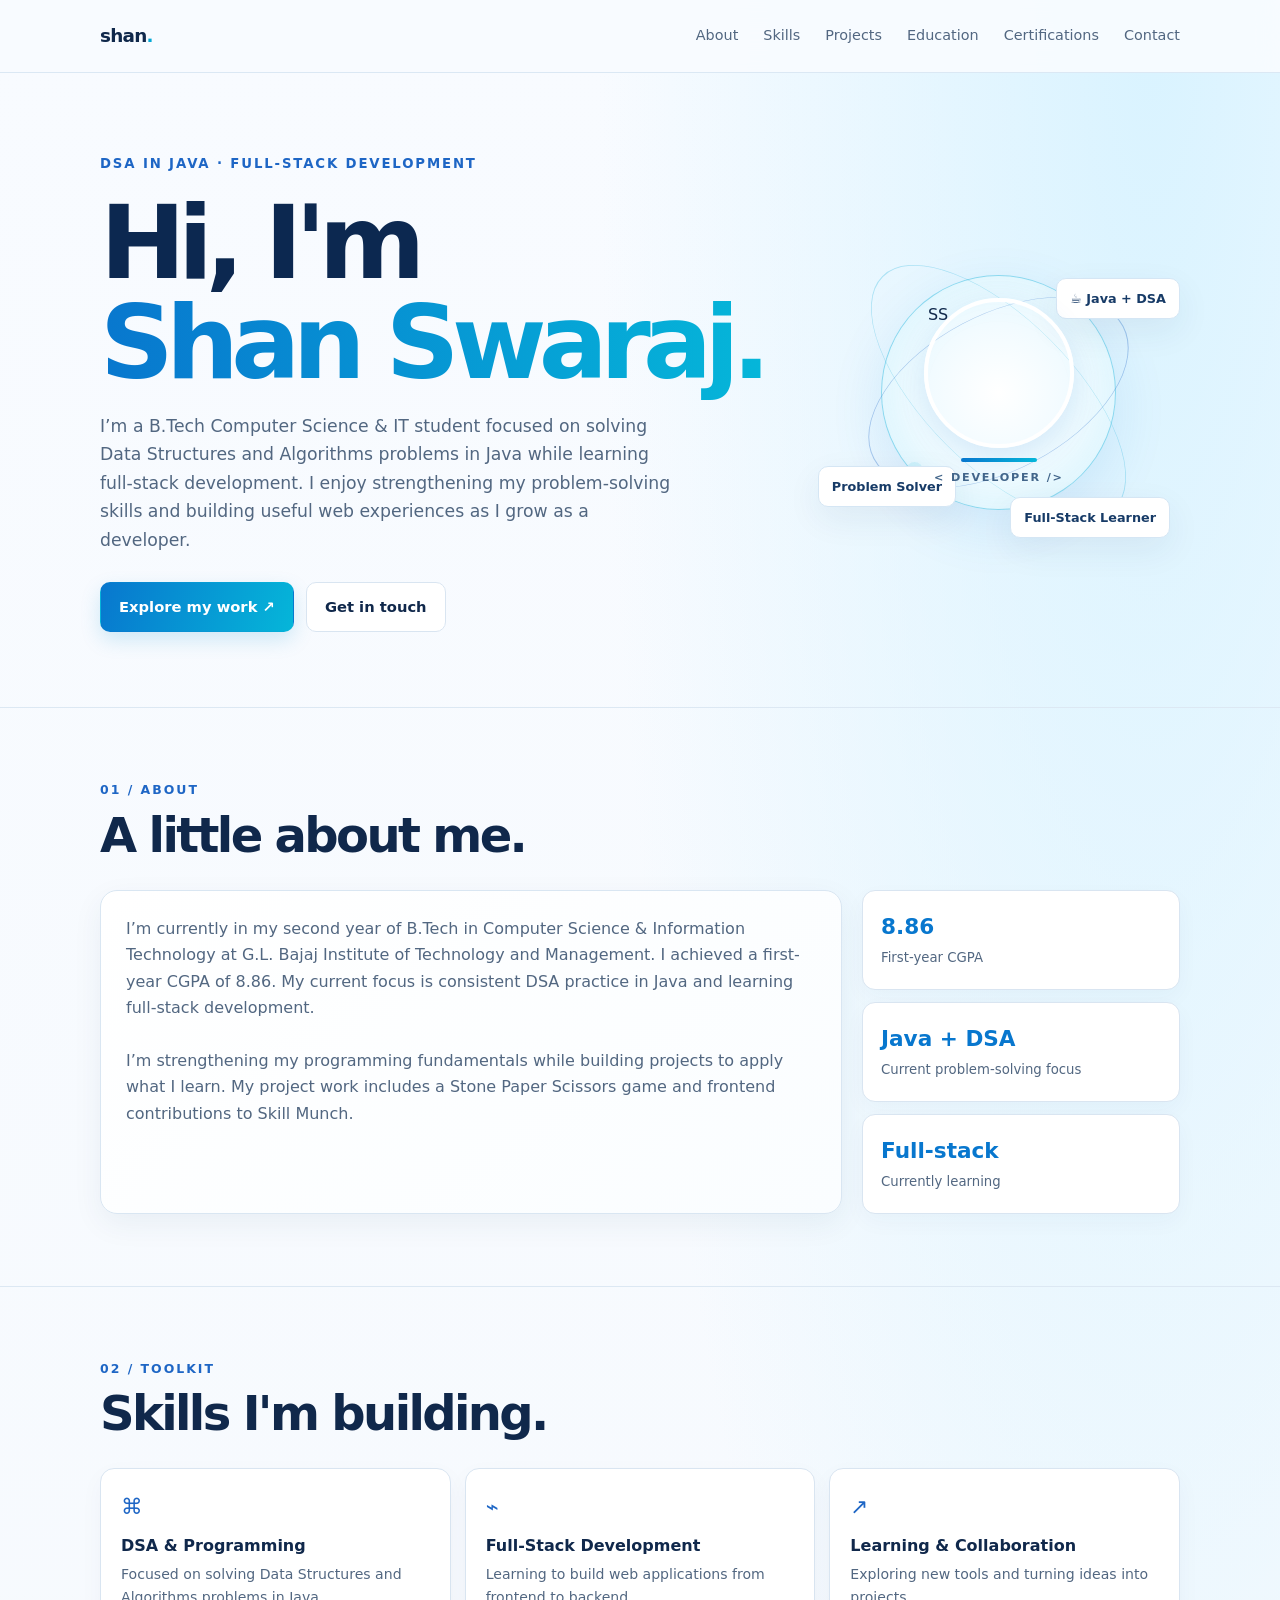
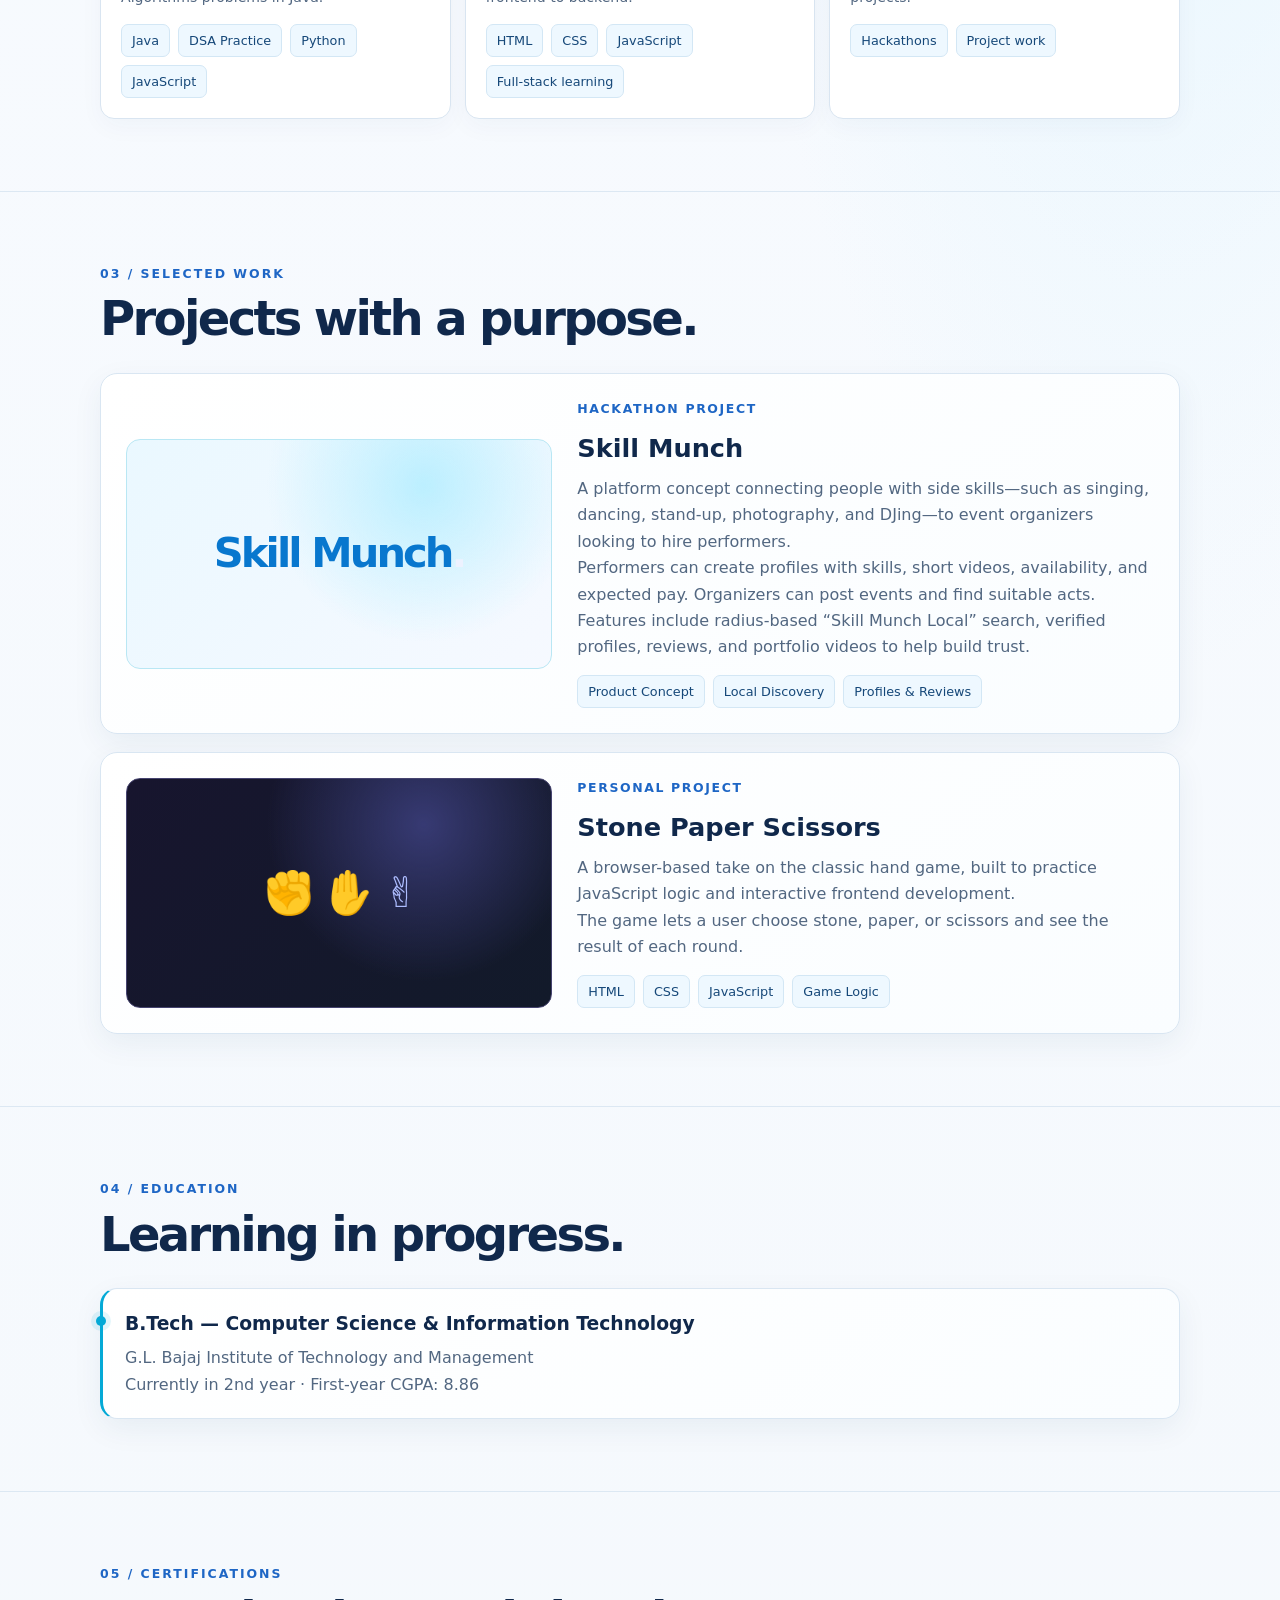
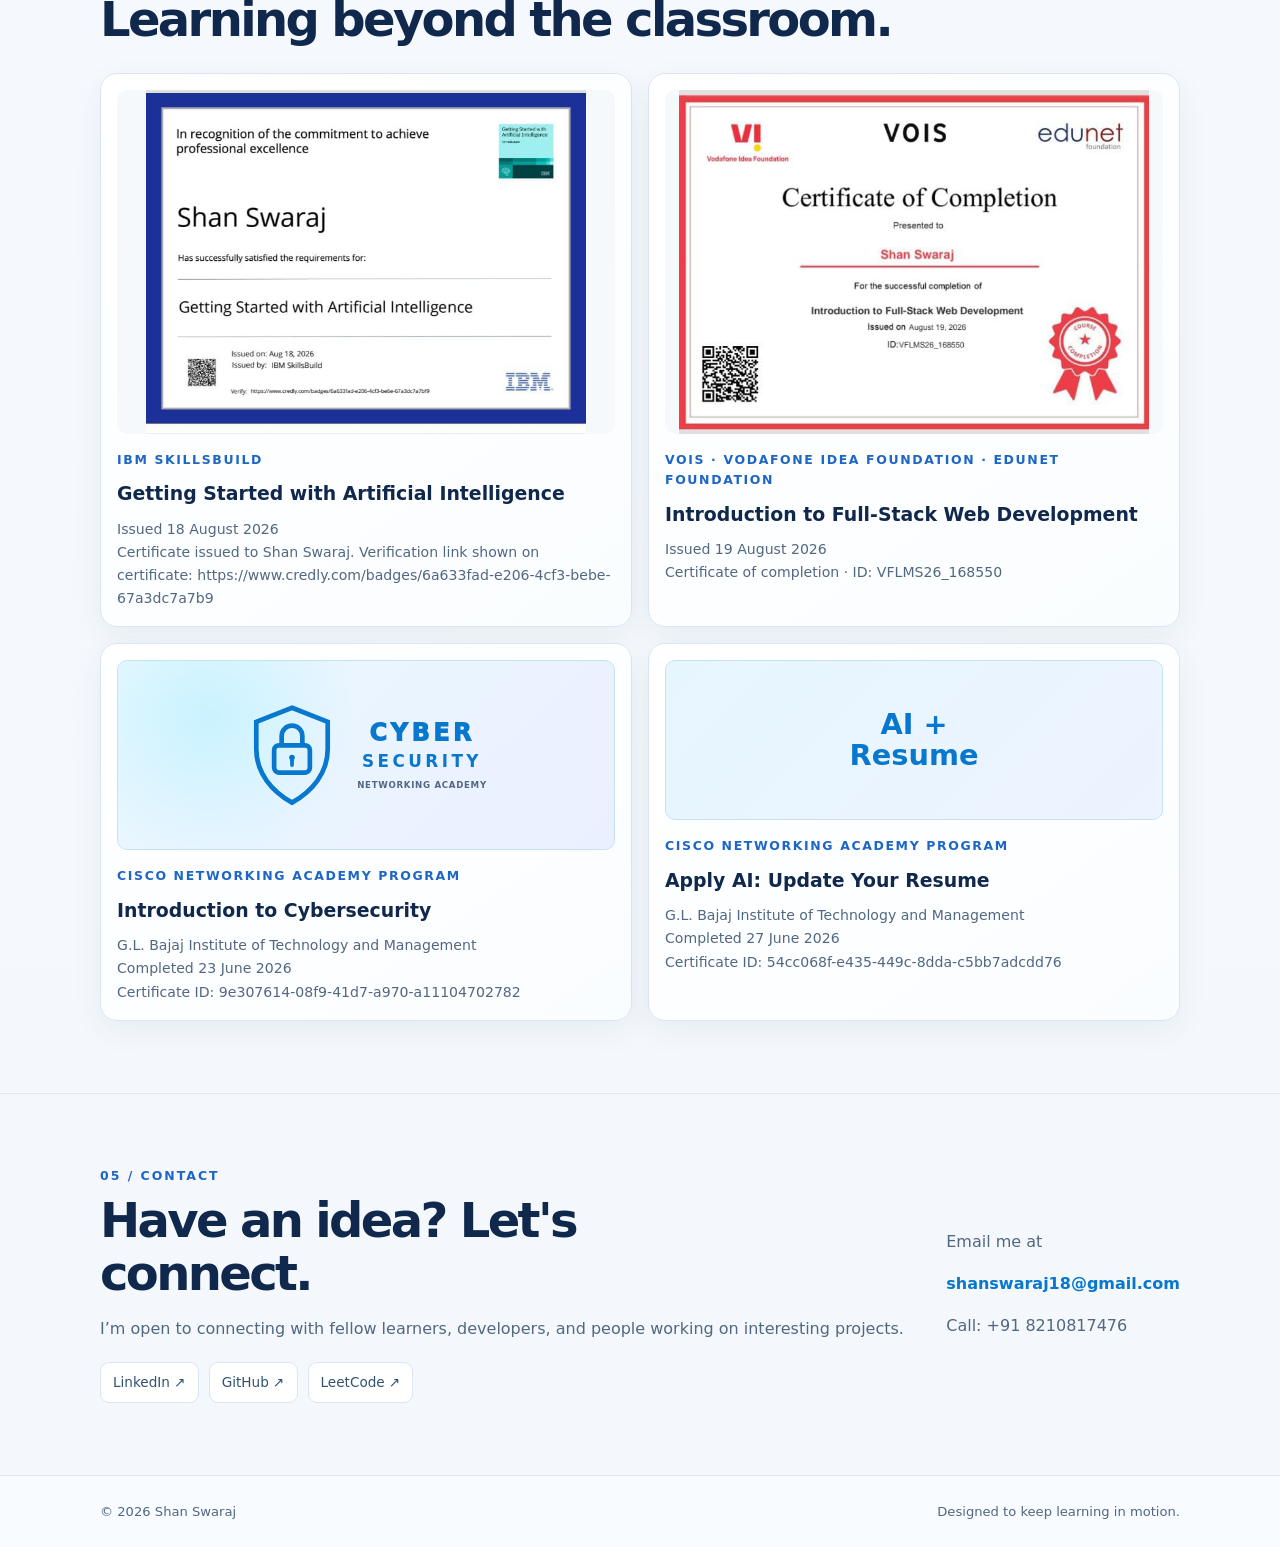
<file: index(6).html>
<!DOCTYPE html>
<html lang="en">
<head>
<meta charset="UTF-8"><meta name="viewport" content="width=device-width, initial-scale=1.0">
<meta name="description" content="Portfolio of Shan Swaraj, Computer Science & Information Technology student.">
<title>Shan Swaraj — Developer Portfolio</title>
<link rel="stylesheet" href="style.css">
</head>
<body>
<header class="nav"><div class="wrap navin"><a class="brand" href="#home">shan<span>.</span></a><nav aria-label="Main navigation"><a href="#about">About</a><a href="#skills">Skills</a><a href="#projects">Projects</a><a href="#education">Education</a><a href="#certifications">Certifications</a><a href="#contact">Contact</a></nav></div></header>
<main>
<section class="wrap hero" id="home"><div class="reveal"><div class="eyebrow">DSA in Java · Full-Stack Development</div><h1>Hi, I'm<br><em>Shan Swaraj.</em></h1><p>I’m a B.Tech Computer Science & IT student focused on solving Data Structures and Algorithms problems in Java while learning full-stack development. I enjoy strengthening my problem-solving skills and building useful web experiences as I grow as a developer.</p><div class="actions"><a class="btn primary" href="#projects">Explore my work ↗</a><a class="btn" href="#contact">Get in touch</a></div></div><div class="orbit" aria-label="Shan Swaraj developer emblem"><div class="orb"><div class="hero-emblem"><div class="emblem-mark">SS</div><div class="emblem-line"></div><div class="emblem-caption">&lt; DEVELOPER /&gt;</div></div><span class="orbit-dot dot-one"></span><span class="orbit-dot dot-two"></span></div><div class="float f1">☕ Java + DSA</div><div class="float f2">Problem Solver</div><div class="float f3">Full-Stack Learner</div></div></section>
<section class="section" id="about"><div class="wrap"><div class="section-head"><div><div class="kicker">01 / About</div><h2>A little about me.</h2></div></div><div class="about-grid"><div class="card"><p>I’m currently in my second year of B.Tech in Computer Science & Information Technology at G.L. Bajaj Institute of Technology and Management. I achieved a first-year CGPA of 8.86. My current focus is consistent DSA practice in Java and learning full-stack development.</p><br><p>I’m strengthening my programming fundamentals while building projects to apply what I learn. My project work includes a Stone Paper Scissors game and frontend contributions to Skill Munch.</p></div><div class="stats"><div class="stat"><strong>8.86</strong><span>First-year CGPA</span></div><div class="stat"><strong>Java + DSA</strong><span>Current problem-solving focus</span></div><div class="stat"><strong>Full-stack</strong><span>Currently learning</span></div></div></div></div></section>
<section class="section" id="skills"><div class="wrap"><div class="section-head"><div><div class="kicker">02 / Toolkit</div><h2>Skills I'm building.</h2></div></div><div class="skills"><article class="skill"><div class="icon">⌘</div><h3>DSA & Programming</h3><p>Focused on solving Data Structures and Algorithms problems in Java.</p><div class="tags"><span class="tag">Java</span><span class="tag">DSA Practice</span><span class="tag">Python</span><span class="tag">JavaScript</span></div></article><article class="skill"><div class="icon">⌁</div><h3>Full-Stack Development</h3><p>Learning to build web applications from frontend to backend.</p><div class="tags"><span class="tag">HTML</span><span class="tag">CSS</span><span class="tag">JavaScript</span><span class="tag">Full-stack learning</span></div></article><article class="skill"><div class="icon">↗</div><h3>Learning & Collaboration</h3><p>Exploring new tools and turning ideas into projects.</p><div class="tags"><span class="tag">Hackathons</span><span class="tag">Project work</span></div></article></div></div></section>
<section class="section" id="projects"><div class="wrap"><div class="section-head"><div><div class="kicker">03 / Selected work</div><h2>Projects with a purpose.</h2></div></div><article class="card project"><div class="project-art"><span>Skill Munch<span style="color:#edf2ff">.</span></span></div><div><div class="label">Hackathon project</div><h3>Skill Munch</h3><p>A platform concept connecting people with side skills—such as singing, dancing, stand-up, photography, and DJing—to event organizers looking to hire performers.</p><p>Performers can create profiles with skills, short videos, availability, and expected pay. Organizers can post events and find suitable acts. Features include radius-based “Skill Munch Local” search, verified profiles, reviews, and portfolio videos to help build trust.</p><div class="tags"><span class="tag">Product Concept</span><span class="tag">Local Discovery</span><span class="tag">Profiles & Reviews</span></div></div></article>
<article class="card project" style="margin-top:18px"><div class="project-art" style="background:radial-gradient(circle at 70% 20%,#373a73,transparent 45%),linear-gradient(135deg,#17152e,#121a2a);border-color:#45436f"><span style="color:#aebdff">✊ ✋ ✌</span></div><div><div class="label">Personal project</div><h3>Stone Paper Scissors</h3><p>A browser-based take on the classic hand game, built to practice JavaScript logic and interactive frontend development.</p><p>The game lets a user choose stone, paper, or scissors and see the result of each round.</p><div class="tags"><span class="tag">HTML</span><span class="tag">CSS</span><span class="tag">JavaScript</span><span class="tag">Game Logic</span></div></div></article>
</div></section>
<section class="section" id="education"><div class="wrap"><div class="section-head"><div><div class="kicker">04 / Education</div><h2>Learning in progress.</h2></div></div><div class="card edu"><h3>B.Tech — Computer Science & Information Technology</h3><p>G.L. Bajaj Institute of Technology and Management</p><p>Currently in 2nd year · First-year CGPA: 8.86</p></div></div></section>
<section class="section" id="certifications"><div class="wrap"><div class="section-head"><div><div class="kicker">05 / Certifications</div><h2>Learning beyond the classroom.</h2></div></div><div class="cert-grid"><article class="card cert-card"><img class="cert-image" src="[data-uri]" alt="IBM SkillsBuild certificate for Getting Started with Artificial Intelligence, issued to Shan Swaraj on 18 August 2026." loading="lazy"><div class="cert-info"><div class="label">IBM SkillsBuild</div><h3>Getting Started with Artificial Intelligence</h3><p class="muted">Issued 18 August 2026</p><p class="muted">Certificate issued to Shan Swaraj. Verification link shown on certificate: https://www.credly.com/badges/6a633fad-e206-4cf3-bebe-67a3dc7a7b9</p></div></article><article class="card cert-card"><img class="cert-image" src="[data-uri]" alt="Certificate of completion for Introduction to Full-Stack Web Development, issued to Shan Swaraj on 19 August 2026." loading="lazy"><div class="cert-info"><div class="label">VOIS · Vodafone Idea Foundation · Edunet Foundation</div><h3>Introduction to Full-Stack Web Development</h3><p class="muted">Issued 19 August 2026</p><p class="muted">Certificate of completion · ID: VFLMS26_168550</p></div></article><article class="card cert-card"><div class="cert-placeholder cyber-art" role="img" aria-label="Cybersecurity certificate illustration"><div class="cyber-shield"><svg viewBox="0 0 100 112" aria-hidden="true"><path d="M50 5 L88 20 V49 C88 75 71 94 50 106 C29 94 12 75 12 49 V20 Z" fill="none" stroke="currentColor" stroke-width="5"/><rect x="31" y="45" width="38" height="29" rx="5" fill="none" stroke="currentColor" stroke-width="5"/><path d="M39 45 V35 A11 11 0 0 1 61 35 V45" fill="none" stroke="currentColor" stroke-width="5"/><circle cx="50" cy="58" r="3" fill="currentColor"/><path d="M50 61 V66" stroke="currentColor" stroke-width="4" stroke-linecap="round"/></svg></div><div class="cyber-copy"><strong>CYBER</strong><span>SECURITY</span><small>NETWORKING ACADEMY</small></div></div><div class="cert-info"><div class="label">Cisco Networking Academy program</div><h3>Introduction to Cybersecurity</h3><p class="muted">G.L. Bajaj Institute of Technology and Management</p><p class="muted">Completed 23 June 2026</p><p class="muted">Certificate ID: 9e307614-08f9-41d7-a970-a11104702782</p></div></article><article class="card cert-card"><div class="cert-placeholder"><span>AI +<br>Resume</span></div><div class="cert-info"><div class="label">Cisco Networking Academy program</div><h3>Apply AI: Update Your Resume</h3><p class="muted">G.L. Bajaj Institute of Technology and Management</p><p class="muted">Completed 27 June 2026</p><p class="muted">Certificate ID: 54cc068f-e435-449c-8dda-c5bb7adcdd76</p></div></article></div></div></section>

<section class="section" id="contact"><div class="wrap contact"><div><div class="kicker">05 / Contact</div><h2>Have an idea? Let's connect.</h2><p class="muted">I’m open to connecting with fellow learners, developers, and people working on interesting projects.</p><div class="social"><a href="https://linkedin.com/in/shan-swaraj-06192340b" target="_blank" rel="noreferrer">LinkedIn ↗</a><a href="https://github.com/shanswaraj18-alt" target="_blank" rel="noreferrer">GitHub ↗</a><a href="https://leetcode.com/u/ShanSwaraj18/" target="_blank" rel="noreferrer">LeetCode ↗</a></div></div><div><p class="muted">Email me at</p><a class="email" href="mailto:shanswaraj18@gmail.com">shanswaraj18@gmail.com</a><p class="muted">Call: +91 8210817476</p></div></div></section>
</main><footer><div class="wrap foot"><span>© <span id="year"></span> Shan Swaraj</span><span>Designed to keep learning in motion.</span></div></footer>
<script src="script.js"></script>
</body></html>
</file>
<file: style.css>
:root{--bg:#f4f8fc;--panel:#ffffff;--text:#10284b;--muted:#526781;--line:#d9e5f1;--accent:#04a9d6;--accent2:#1e66c5}
*{box-sizing:border-box}html{scroll-behavior:smooth;scroll-padding-top:85px}body{margin:0;background:radial-gradient(ellipse at 90% 0%,#d9f3ff 0,transparent 34%),linear-gradient(180deg,#f8fbff 0%,var(--bg) 100%);color:var(--text);font-family:Inter,ui-sans-serif,system-ui,-apple-system,Segoe UI,sans-serif;line-height:1.65}a{color:inherit;text-decoration:none}.wrap{width:min(1080px,calc(100% - 40px));margin:auto}.nav{position:sticky;top:0;z-index:5;background:#f8fbfff0;backdrop-filter:blur(18px);border-bottom:1px solid #dbe8f4}.navin{height:72px;display:flex;align-items:center;justify-content:space-between}.brand{font-weight:850;letter-spacing:-.04em;font-size:1.15rem}.brand span{color:var(--accent)}nav{display:flex;gap:25px;color:var(--muted);font-size:.9rem}nav a:hover,.social a:hover{color:var(--accent2)}.hero{min-height:570px;display:grid;grid-template-columns:1.3fr .7fr;gap:45px;align-items:center;padding:80px 0 75px}.eyebrow{color:var(--accent2);font-size:.83rem;letter-spacing:.14em;text-transform:uppercase;font-weight:800}.hero h1{font-size:clamp(3.2rem,8vw,6.5rem);letter-spacing:-.075em;line-height:.98;margin:18px 0;color:#0c2850}.hero h1 em{font-style:normal;background:linear-gradient(90deg,#0877ce,#05b6d9);-webkit-background-clip:text;background-clip:text;color:transparent}.hero p{color:var(--muted);font-size:1.08rem;max-width:580px}.actions{display:flex;gap:12px;flex-wrap:wrap;margin-top:28px}.btn{display:inline-flex;padding:12px 18px;border-radius:10px;border:1px solid var(--line);font-weight:750;font-size:.92rem;transition:.2s;background:#fff}.btn.primary{background:linear-gradient(110deg,#0877ce,#05b6d9);color:white;border-color:transparent;box-shadow:0 8px 20px #078dcc2b}.btn:hover{transform:translateY(-2px)}.orbit{height:300px;display:grid;place-items:center;position:relative}.orb{width:235px;height:235px;border-radius:50%;border:1px solid #00a9d666;display:grid;place-items:center;background:radial-gradient(circle,#ffffff 0%,#e8f8ff 72%);box-shadow:0 18px 55px #0877ce1c,inset 0 0 50px #77dff01b;position:relative}.orb:before,.orb:after{content:"";position:absolute;border:1px solid #1e66c555;border-radius:50%;inset:-25px;transform:rotate(-28deg) scaleY(.55)}.orb:after{inset:-48px;transform:rotate(45deg) scaleY(.45);border-color:#04a9d644}.monogram{font-size:4.4rem;font-weight:950;letter-spacing:-.1em;color:#0877ce}.float{position:absolute;background:#fff;border:1px solid #d5e6f4;padding:9px 13px;border-radius:10px;color:#173b67;font-size:.8rem;box-shadow:0 12px 35px #173b6712;font-weight:650}.f1{top:35px;right:0}.f2{bottom:36px;left:0}.f3{bottom:5px;right:10px}.section{padding:72px 0;border-top:1px solid #dce8f3}.section-head{display:flex;align-items:end;justify-content:space-between;gap:20px;margin-bottom:28px}.kicker{color:var(--accent2);font-size:.78rem;text-transform:uppercase;letter-spacing:.16em;font-weight:850}.section h2{font-size:clamp(2rem,4vw,3rem);letter-spacing:-.055em;line-height:1.1;margin:8px 0 0;color:#10284b}.muted{color:var(--muted)}.about-grid{display:grid;grid-template-columns:1.4fr .6fr;gap:20px}.card{background:linear-gradient(145deg,#fff,#fafdff);border:1px solid #d9e6f2;border-radius:17px;padding:25px;box-shadow:0 10px 30px #143a6410}.card p{margin:0;color:var(--muted)}.stats{display:grid;gap:12px}.stat{padding:18px;border-radius:13px;background:#fff;border:1px solid var(--line);box-shadow:0 8px 22px #143a6409}.stat strong{display:block;font-size:1.35rem;color:#0877ce}.stat span{font-size:.83rem;color:var(--muted)}.skills{display:grid;grid-template-columns:repeat(3,1fr);gap:14px}.skill{border:1px solid var(--line);background:#fff;border-radius:14px;padding:20px;box-shadow:0 8px 25px #143a6409;transition:transform .2s,box-shadow .2s}.skill:hover,.cert-card:hover{transform:translateY(-3px);box-shadow:0 14px 32px #143a6415}.skill .icon{font-size:1.35rem;color:var(--accent2)}.skill h3{margin:8px 0 4px;font-size:1rem}.skill p{margin:0;color:var(--muted);font-size:.88rem}.tags{display:flex;flex-wrap:wrap;gap:8px;margin-top:14px}.tag{font-size:.8rem;color:#164879;border:1px solid #d3e7f5;background:#eef8ff;padding:5px 10px;border-radius:7px}.project{display:grid;grid-template-columns:.85fr 1.15fr;gap:25px;align-items:center}.project-art{min-height:230px;border-radius:14px;border:1px solid #b9e7f4;background:radial-gradient(circle at 70% 20%,#bcefff,transparent 45%),linear-gradient(135deg,#eaf8ff,#f6f9ff);display:grid;place-items:center;overflow:hidden}.project-art span{font-size:2.6rem;font-weight:900;letter-spacing:-.07em;color:#0877ce}.project h3{font-size:1.6rem;margin:7px 0}.project p{color:var(--muted)}.project .label,.cert-info .label{font-size:.78rem;color:var(--accent2);text-transform:uppercase;letter-spacing:.13em;font-weight:850}.edu{border-left:3px solid #04a9d6;padding:20px 0 20px 22px;position:relative}.edu:before{content:"";position:absolute;width:10px;height:10px;background:var(--accent);border-radius:50%;left:-7px;top:27px;box-shadow:0 0 0 5px #04a9d61c}.edu h3{margin:0 0 5px}.edu p{margin:0;color:var(--muted)}.contact{display:flex;justify-content:space-between;gap:24px;align-items:center}.contact h2{max-width:540px}.email{color:#0877ce;font-weight:800;overflow-wrap:anywhere}.social{display:flex;gap:10px;flex-wrap:wrap;margin-top:20px}.social a{border:1px solid var(--line);border-radius:9px;padding:8px 12px;font-size:.85rem;color:#31516f;background:#fff}.cert-grid{display:grid;grid-template-columns:repeat(2,minmax(0,1fr));gap:16px}.cert-card{padding:16px;overflow:hidden;transition:transform .2s,box-shadow .2s}.cert-image{display:block;width:100%;height:auto;aspect-ratio:1.45;object-fit:contain;background:#f6f9fc;border-radius:10px;margin-bottom:16px}.cert-info h3{margin:8px 0;font-size:1.18rem}.cert-info p{overflow-wrap:anywhere;font-size:.88rem}.cert-placeholder{height:160px;display:grid;place-items:center;background:linear-gradient(135deg,#e6f6ff,#edf3ff);border:1px solid #c5e2f3;border-radius:10px;margin-bottom:16px;color:#0877ce;font-size:1.8rem;font-weight:900;text-align:center;line-height:1.1}footer{border-top:1px solid #dce8f3;padding:25px 0;color:var(--muted);font-size:.82rem;background:#f8fbff}.foot{display:flex;justify-content:space-between;gap:12px;flex-wrap:wrap}.reveal{animation:up .8s both}@keyframes up{from{opacity:0;transform:translateY(18px)}to{opacity:1;transform:translateY(0)}}@media(max-width:760px){nav{gap:12px;font-size:.8rem}.hero{grid-template-columns:1fr;padding:65px 0 45px;gap:10px}.orbit{height:260px}.orb{width:190px;height:190px}.monogram{font-size:3.6rem}.about-grid,.project{grid-template-columns:1fr}.skills{grid-template-columns:repeat(2,1fr)}.section{padding:55px 0}.contact{align-items:flex-start;flex-direction:column}}@media(max-width:650px){.cert-grid{grid-template-columns:1fr}}@media(max-width:480px){.wrap{width:calc(100% - 28px)}nav{gap:9px;font-size:.72rem}.brand{font-size:1rem}.navin{height:64px}.skills{grid-template-columns:1fr}.hero h1{font-size:3.4rem}.f1{right:-3px}.f2{left:-3px}}

.hero-emblem{display:flex;flex-direction:column;align-items:center;justify-content:center;position:relative;z-index:1}
.emblem-mark{display:block;width:150px;height:150px;object-fit:cover;object-position:center 25%;border-radius:50%;border:4px solid #fff;box-shadow:0 8px 28px #0877ce26}
.emblem-line{height:4px;width:76px;border-radius:99px;background:linear-gradient(90deg,#0877ce,#05b6d9);margin:13px 0 9px}
.emblem-caption{font-size:.7rem;letter-spacing:.16em;color:#42658a;font-weight:850}
.orbit-dot{position:absolute;width:12px;height:12px;background:#05b6d9;border:3px solid #fff;border-radius:50%;box-shadow:0 0 0 4px #05b6d91b}
.dot-one{top:27px;right:42px}.dot-two{bottom:34px;left:28px;width:9px;height:9px;background:#1e66c5}
.cyber-art{height:190px;display:flex;align-items:center;justify-content:center;gap:18px;background:radial-gradient(circle at 18% 30%,#c9f3ff,transparent 35%),linear-gradient(135deg,#eaf8ff,#eaf0ff);color:#0877ce}
.cyber-shield{width:94px;flex:0 0 94px;color:#0877ce}
.cyber-shield svg{display:block;width:100%;height:auto}
.cyber-copy{display:flex;flex-direction:column;line-height:1.08;letter-spacing:.12em}
.cyber-copy strong{font-size:1.5rem;font-weight:950}
.cyber-copy span{font-size:1.05rem;font-weight:800;margin-top:5px}
.cyber-copy small{font-size:.54rem;letter-spacing:.08em;margin-top:11px;color:#526781}
@media(max-width:480px){.emblem-mark{width:125px;height:125px}.cyber-art{gap:12px}.cyber-shield{width:75px;flex-basis:75px}.cyber-copy strong{font-size:1.25rem}}

.profile-photo{display:block;width:166px;height:190px;object-fit:cover;object-position:center 25%;border-radius:18px;border:4px solid #fff;box-shadow:0 12px 28px #0877ce25}
.hero-emblem{gap:0}
.emblem-line{margin:10px 0 7px}

/* Project action links and the new Currency Converter card */
.project-actions{display:flex;flex-wrap:wrap;gap:10px;margin:12px 0 8px}
.project-actions .btn{align-items:center;justify-content:center}
.currency-art{background:radial-gradient(circle at 75% 22%,#c8f5ef,transparent 42%),linear-gradient(135deg,#eaf8ff,#f4f2ff)}
.currency-art span{font-size:3rem;color:#0877ce;letter-spacing:-.04em}
.btn-disabled{color:#71839a;background:#f2f6fa;border-style:dashed;cursor:default;pointer-events:none}
@media(max-width:480px){.project-actions .btn{padding:10px 12px;font-size:.85rem}}
</file>
